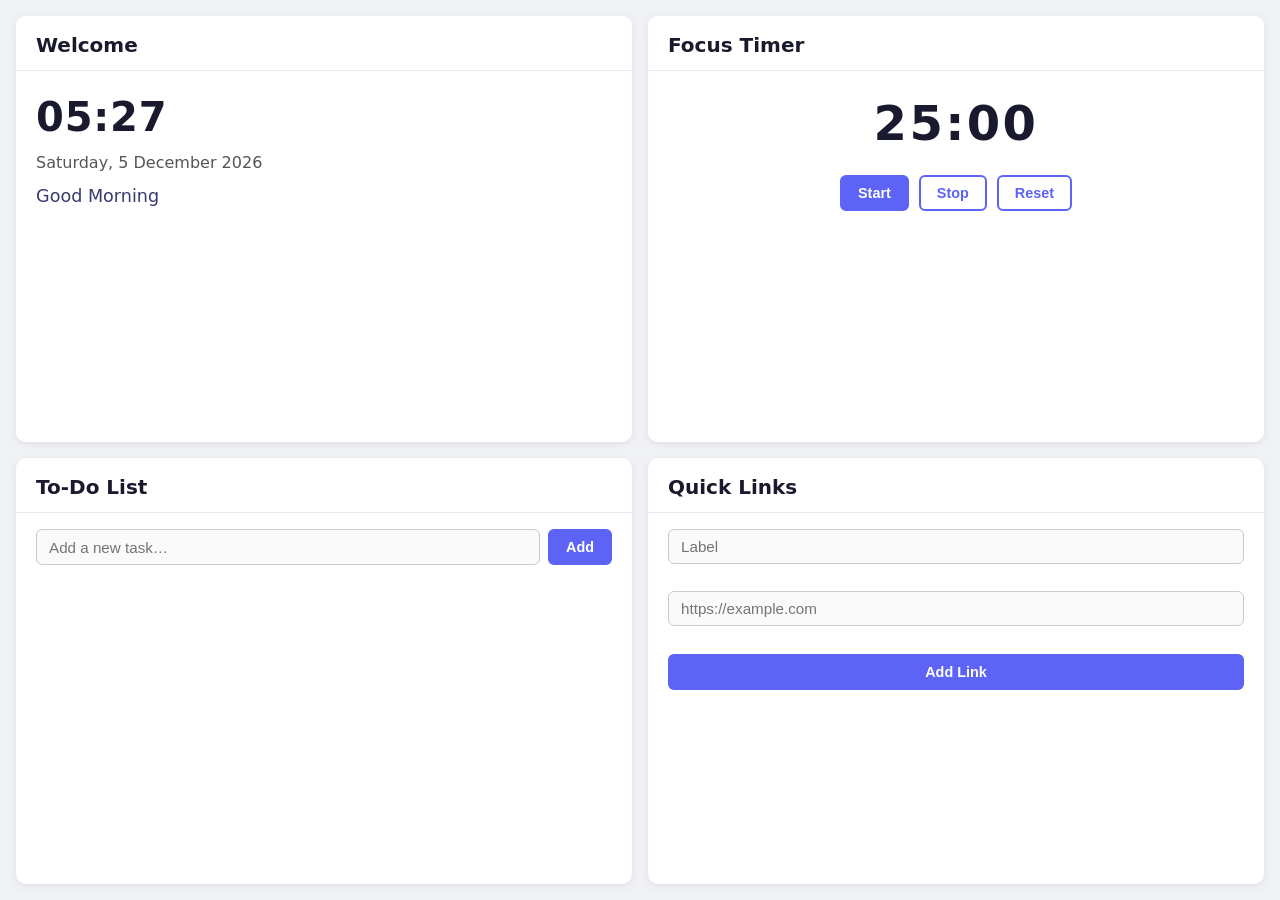
<file: index.html>
<!DOCTYPE html>
<html lang="en">
  <head>
    <meta charset="UTF-8" />
    <meta name="viewport" content="width=device-width, initial-scale=1.0" />
    <title>To Do List Life Dashboard</title>
    <link rel="stylesheet" href="css/style.css" />
  </head>
  <body>
    <div class="dashboard">

      <!-- Greeting Widget -->
      <section id="greeting" class="widget">
        <h2 class="widget-title">Welcome</h2>
        <div class="widget-content">
          <p id="greeting-time" class="greeting-time"></p>
          <p id="greeting-date" class="greeting-date"></p>
          <p id="greeting-msg" class="greeting-msg"></p>
        </div>
      </section>

      <!-- Focus Timer -->
      <section id="focus-timer" class="widget">
        <h2 class="widget-title">Focus Timer</h2>
        <div class="widget-content">
          <p id="timer-display" class="timer-display">25:00</p>
          <div class="timer-controls">
            <button id="timer-start" class="btn btn-primary">Start</button>
            <button id="timer-stop" class="btn btn-secondary">Stop</button>
            <button id="timer-reset" class="btn btn-secondary">Reset</button>
          </div>
          <div id="timer-notification" class="timer-notification" role="alert">
            <p>Session complete! Great work.</p>
            <button class="btn btn-primary timer-notification-dismiss">Dismiss</button>
          </div>
        </div>
      </section>

      <!-- To-Do List -->
      <section id="todo" class="widget">
        <h2 class="widget-title">To-Do List</h2>
        <div class="widget-content">
          <div class="todo-form">
            <input
              id="todo-input"
              class="input-field"
              type="text"
              placeholder="Add a new task…"
              maxlength="200"
              aria-label="New task title"
            />
            <button id="todo-add-btn" class="btn btn-primary">Add</button>
          </div>
          <span id="todo-input-error" class="error-msg" role="alert"></span>
          <ul id="todo-list" class="todo-list" aria-label="Task list"></ul>
        </div>
      </section>

      <!-- Quick Links -->
      <section id="quick-links" class="widget">
        <h2 class="widget-title">Quick Links</h2>
        <div class="widget-content">
          <div class="link-form">
            <input
              id="link-label-input"
              class="input-field"
              type="text"
              placeholder="Label"
              maxlength="64"
              aria-label="Link label"
            />
            <span id="link-label-error" class="error-msg" role="alert"></span>
            <input
              id="link-url-input"
              class="input-field"
              type="url"
              placeholder="https://example.com"
              maxlength="2048"
              aria-label="Link URL"
            />
            <span id="link-url-error" class="error-msg" role="alert"></span>
            <button id="link-add-btn" class="btn btn-primary">Add Link</button>
            <span id="link-limit-error" class="error-msg" role="alert"></span>
          </div>
          <div id="links-grid" class="links-grid" aria-label="Saved links"></div>
        </div>
      </section>

    </div>
    <script defer src="js/app.js"></script>
  </body>
</html>
</file>
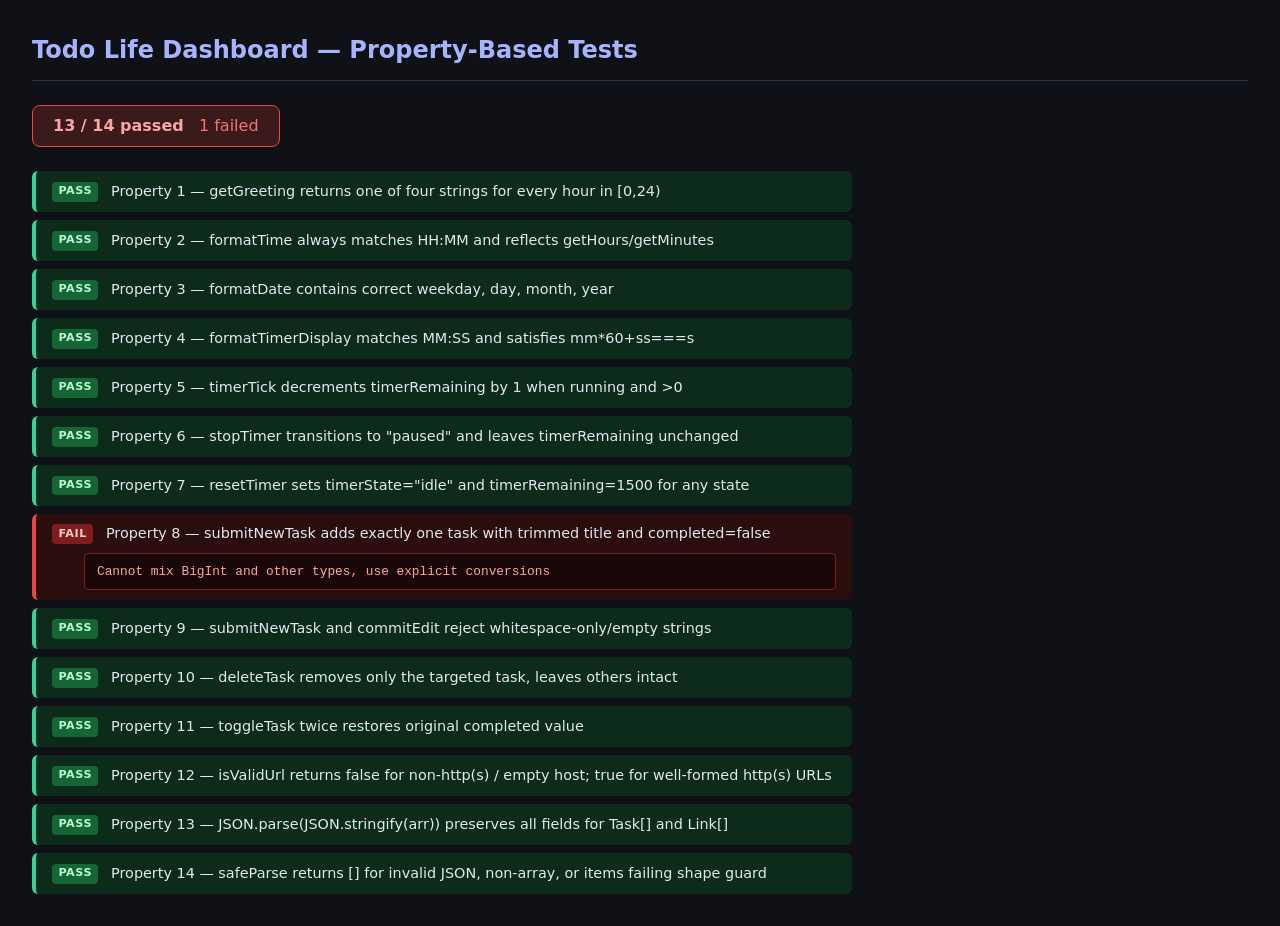
<file: test.html>
<!DOCTYPE html>
<html lang="en">
  <head>
    <meta charset="UTF-8" />
    <meta name="viewport" content="width=device-width, initial-scale=1.0" />
    <title>Dashboard — Property-Based Tests</title>
    <style>
      *, *::before, *::after { box-sizing: border-box; }

      body {
        font-family: system-ui, -apple-system, sans-serif;
        background: #0f1117;
        color: #e2e8f0;
        margin: 0;
        padding: 2rem;
        line-height: 1.5;
      }

      h1 {
        font-size: 1.5rem;
        margin: 0 0 1.5rem;
        color: #a5b4fc;
        border-bottom: 1px solid #2d3748;
        padding-bottom: 0.75rem;
      }

      #test-output { max-width: 820px; }

      .summary {
        display: inline-block;
        padding: 0.5rem 1.25rem;
        border-radius: 0.5rem;
        font-size: 1rem;
        margin-bottom: 1.5rem;
      }
      .summary.all-pass  { background: #1a3a2a; color: #6ee7b7; border: 1px solid #34d399; }
      .summary.has-fail  { background: #3a1a1a; color: #fca5a5; border: 1px solid #ef4444; }
      .fail-count { color: #f87171; }

      .test-list {
        list-style: none;
        margin: 0;
        padding: 0;
        display: flex;
        flex-direction: column;
        gap: 0.5rem;
      }

      .test-list li {
        padding: 0.6rem 1rem;
        border-radius: 0.375rem;
        font-size: 0.9rem;
      }

      .test-pass { background: #0d2b1a; border-left: 4px solid #34d399; }
      .test-fail { background: #2b0d0d; border-left: 4px solid #ef4444; }

      .badge {
        display: inline-block;
        font-size: 0.7rem;
        font-weight: 700;
        letter-spacing: 0.05em;
        padding: 0.1rem 0.4rem;
        border-radius: 0.25rem;
        margin-right: 0.5rem;
        vertical-align: middle;
      }
      .test-pass .badge { background: #166534; color: #bbf7d0; }
      .test-fail .badge { background: #7f1d1d; color: #fecaca; }

      .test-name { vertical-align: middle; }

      .error-detail {
        margin: 0.5rem 0 0 2rem;
        padding: 0.5rem 0.75rem;
        background: #1a0808;
        border: 1px solid #7f1d1d;
        border-radius: 0.25rem;
        font-size: 0.8rem;
        color: #fca5a5;
        white-space: pre-wrap;
        word-break: break-word;
      }
    </style>
  </head>
  <body>
    <h1>Todo Life Dashboard — Property-Based Tests</h1>
    <div id="test-output">
      <p style="color:#94a3b8">Loading tests…</p>
    </div>

    <!--
      app.js must be loaded first so window._dashboard is available.
      It registers a DOMContentLoaded listener for initStorage/initGreeting/etc.,
      which will fire after this page's DOM is ready — those DOM IDs are absent
      here, but app.test.js provides temporary stubs via withDomStubs() for any
      test that calls DOM-touching functions.
    -->
    <script src="js/app.js"></script>
    <script src="js/app.test.js"></script>
  </body>
</html>
</file>
<file: css/style.css>
/* ============================================================
   To Do List Life Dashboard — css/style.css
   All styling lives here. No inline styles, no <style> tags.
   ============================================================ */

/* ----- Reset & Base ----- */

*,
*::before,
*::after {
  box-sizing: border-box;
  margin: 0;
  padding: 0;
}

html,
body {
  height: 100%;
}

body {
  font-family: system-ui, -apple-system, "Segoe UI", Roboto, Arial, sans-serif;
  font-size: 16px;
  line-height: 1.5;
  background-color: #f0f2f5;
  color: #1a1a2e;
}

/* ----- Dashboard Grid (≥ 1280 px) ----- */

.dashboard {
  display: grid;
  grid-template-columns: 1fr 1fr;
  grid-template-rows: 1fr 1fr;
  gap: 16px;
  padding: 16px;
  width: 100%;
  height: 100vh;
  min-height: 0;
}

/* ----- Widget ----- */

.widget {
  background-color: #ffffff;
  border-radius: 10px;
  box-shadow: 0 2px 8px rgba(0, 0, 0, 0.08);
  display: flex;
  flex-direction: column;
  min-width: 200px;
  min-height: 200px;
  overflow: hidden;
}

.widget-title {
  font-size: 20px; /* body is 16px → 4 px larger as required */
  font-weight: 700;
  padding: 14px 20px 10px;
  border-bottom: 1px solid #e8e8ec;
  color: #1a1a2e;
  flex-shrink: 0;
}

.widget-content {
  padding: 16px 20px;
  flex: 1 1 auto;
  overflow-y: auto;
  min-height: 0;
}

/* ----- Greeting Widget ----- */

.greeting-time {
  font-size: 2.5rem;
  font-weight: 700;
  letter-spacing: 0.02em;
  margin-bottom: 4px;
}

.greeting-date {
  font-size: 1rem;
  color: #555;
  margin-bottom: 8px;
}

.greeting-msg {
  font-size: 1.1rem;
  color: #3a3a6e;
  font-weight: 500;
}

/* ----- Focus Timer ----- */

.timer-display {
  font-size: 3rem;
  font-weight: 700;
  letter-spacing: 0.05em;
  text-align: center;
  margin-bottom: 16px;
  font-variant-numeric: tabular-nums;
}

.timer-controls {
  display: flex;
  gap: 10px;
  justify-content: center;
  flex-wrap: wrap;
}

/* Timer notification — hidden by default */
#timer-notification {
  display: none;
  margin-top: 16px;
  padding: 12px 16px;
  background-color: #d4edda;
  border: 1px solid #28a745;
  border-radius: 6px;
  text-align: center;
}

/* Shown when JS adds .visible */
#timer-notification.visible {
  display: block;
}

/* ----- To-Do List ----- */

.todo-form {
  display: flex;
  gap: 8px;
  margin-bottom: 6px;
}

.todo-list {
  list-style: none;
  margin-top: 8px;
}

.todo-item {
  display: flex;
  align-items: center;
  gap: 8px;
  padding: 6px 0;
  border-bottom: 1px solid #f0f0f0;
  flex-wrap: wrap;
}

.todo-item:last-child {
  border-bottom: none;
}

.todo-title {
  flex: 1;
  word-break: break-word;
}

/* Completed task — strikethrough */
.todo-title.completed {
  text-decoration: line-through;
  color: #999;
}

.todo-edit-input {
  flex: 1;
  padding: 4px 8px;
  font-size: 0.95rem;
  border: 1px solid #7c83fd;
  border-radius: 4px;
  outline: none;
  background-color: #f8f8ff;
  min-width: 0;
}

.todo-edit-input:focus {
  border-color: #5c63f5;
  box-shadow: 0 0 0 2px rgba(92, 99, 245, 0.2);
}

.todo-edit-error {
  display: block;
  width: 100%;
  font-size: 0.8rem;
  color: #c0392b;
  margin-top: 2px;
}

/* ----- Quick Links ----- */

.link-form {
  display: flex;
  flex-direction: column;
  gap: 6px;
  margin-bottom: 12px;
}

.links-grid {
  display: flex;
  flex-wrap: wrap;
  gap: 8px;
}

.quick-link-btn {
  position: relative;
  padding: 8px 14px;
  background-color: #eef0ff;
  color: #3a3a8e;
  border: 1px solid #c5c8ff;
  border-radius: 6px;
  cursor: pointer;
  font-size: 0.9rem;
  font-weight: 500;
  transition: background-color 0.15s ease;
  word-break: break-all;
}

.quick-link-btn:hover {
  background-color: #d8dbff;
}

.quick-link-delete {
  display: inline-block;
  margin-left: 8px;
  padding: 1px 6px;
  background-color: #e74c3c;
  color: #fff;
  border-radius: 4px;
  font-size: 0.75rem;
  cursor: pointer;
  vertical-align: middle;
  line-height: 1.4;
}

.quick-link-delete:hover {
  background-color: #c0392b;
}

/* ----- Shared Form Elements ----- */

.input-field {
  flex: 1;
  padding: 8px 12px;
  font-size: 0.95rem;
  border: 1px solid #ccc;
  border-radius: 6px;
  background-color: #fafafa;
  color: #1a1a2e;
  outline: none;
  transition: border-color 0.15s ease, box-shadow 0.15s ease;
  min-width: 0;
}

.input-field:focus {
  border-color: #5c63f5;
  background-color: #fff;
  box-shadow: 0 0 0 2px rgba(92, 99, 245, 0.2);
}

/* ----- Buttons ----- */

.btn {
  padding: 8px 16px;
  font-size: 0.9rem;
  font-weight: 600;
  border-radius: 6px;
  border: 2px solid transparent;
  cursor: pointer;
  transition: background-color 0.15s ease, border-color 0.15s ease;
  white-space: nowrap;
  flex-shrink: 0;
}

.btn-primary {
  background-color: #5c63f5;
  color: #fff;
  border-color: #5c63f5;
}

.btn-primary:hover {
  background-color: #444bcf;
  border-color: #444bcf;
}

.btn-secondary {
  background-color: #fff;
  color: #5c63f5;
  border-color: #5c63f5;
}

.btn-secondary:hover {
  background-color: #eef0ff;
}

/* ----- Validation Error Messages ----- */

.error-msg {
  display: block;
  font-size: 0.8rem;
  color: #c0392b;
  min-height: 1.2em;
}

/* ----- Responsive: single-column stack (< 1280 px) ----- */

@media (max-width: 1279px) {
  .dashboard {
    grid-template-columns: 1fr;
    grid-template-rows: none;
    height: auto;
    min-height: 100vh;
  }

  .widget {
    min-width: 200px;
    max-height: none;
    overflow-y: auto;
  }
}
</file>
